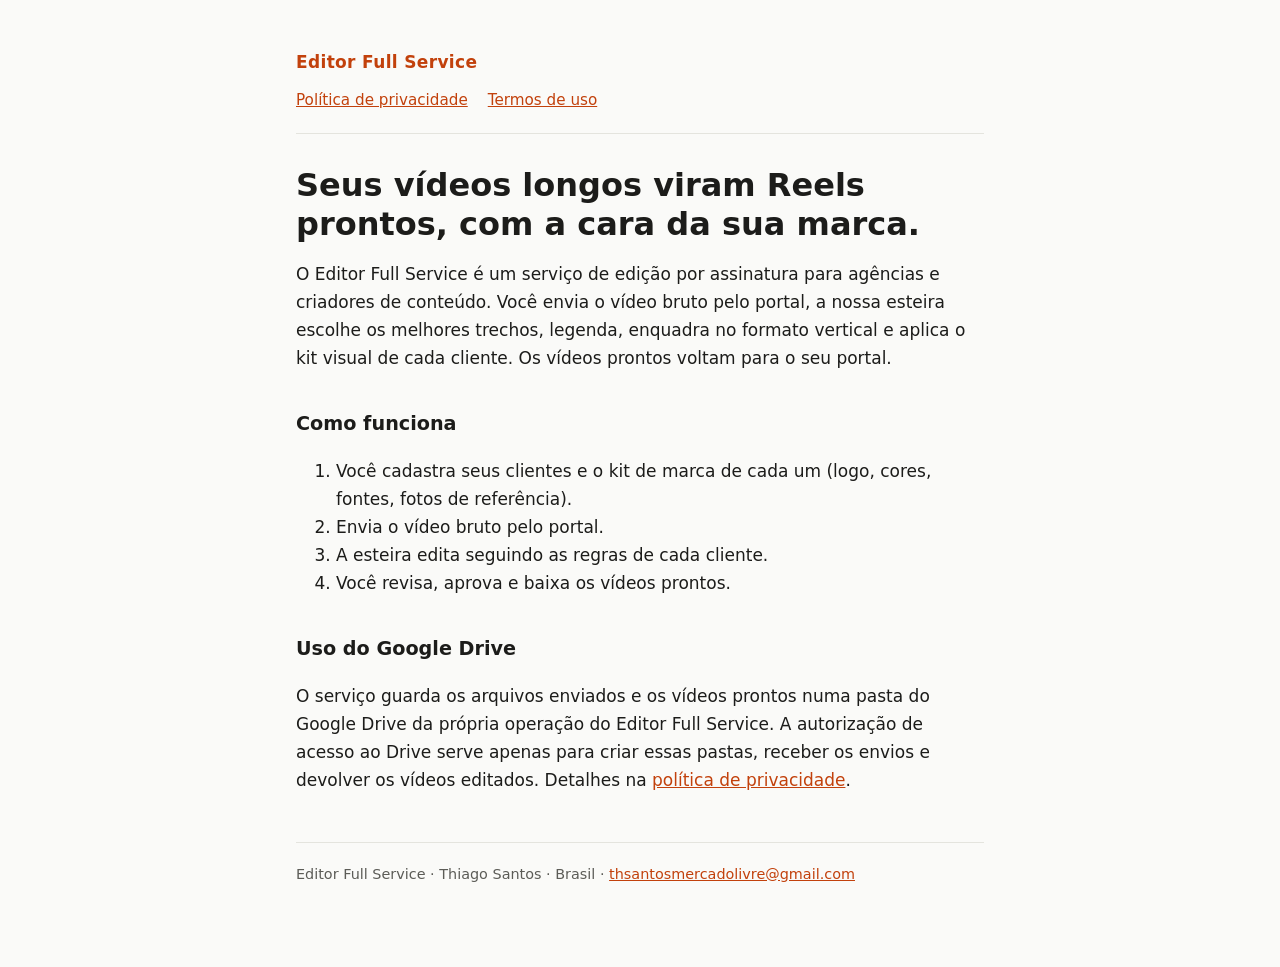
<file: index.html>
<!doctype html>
<html lang="pt-BR">
<head>
  <meta charset="utf-8">
  <meta name="viewport" content="width=device-width, initial-scale=1">
  <title>Editor Full Service</title>
  <meta name="description" content="Edição de vídeos curtos por assinatura para agências e criadores.">
  <link rel="stylesheet" href="estilo.css">
</head>
<body>
<main>
  <header>
    <a class="marca" href="./">Editor Full Service</a>
    <nav><a href="privacidade.html">Política de privacidade</a><a href="termos.html">Termos de uso</a></nav>
  </header>

  <h1>Seus vídeos longos viram Reels prontos, com a cara da sua marca.</h1>
  <p>O Editor Full Service é um serviço de edição por assinatura para agências e criadores de conteúdo. Você envia o vídeo bruto pelo portal, a nossa esteira escolhe os melhores trechos, legenda, enquadra no formato vertical e aplica o kit visual de cada cliente. Os vídeos prontos voltam para o seu portal.</p>

  <h2>Como funciona</h2>
  <ol>
    <li>Você cadastra seus clientes e o kit de marca de cada um (logo, cores, fontes, fotos de referência).</li>
    <li>Envia o vídeo bruto pelo portal.</li>
    <li>A esteira edita seguindo as regras de cada cliente.</li>
    <li>Você revisa, aprova e baixa os vídeos prontos.</li>
  </ol>

  <h2>Uso do Google Drive</h2>
  <p>O serviço guarda os arquivos enviados e os vídeos prontos numa pasta do Google Drive da própria operação do Editor Full Service. A autorização de acesso ao Drive serve apenas para criar essas pastas, receber os envios e devolver os vídeos editados. Detalhes na <a href="privacidade.html">política de privacidade</a>.</p>

  <footer>Editor Full Service · Thiago Santos · Brasil · <a href="mailto:thsantosmercadolivre@gmail.com">thsantosmercadolivre@gmail.com</a></footer>
</main>
</body>
</html>
</file>
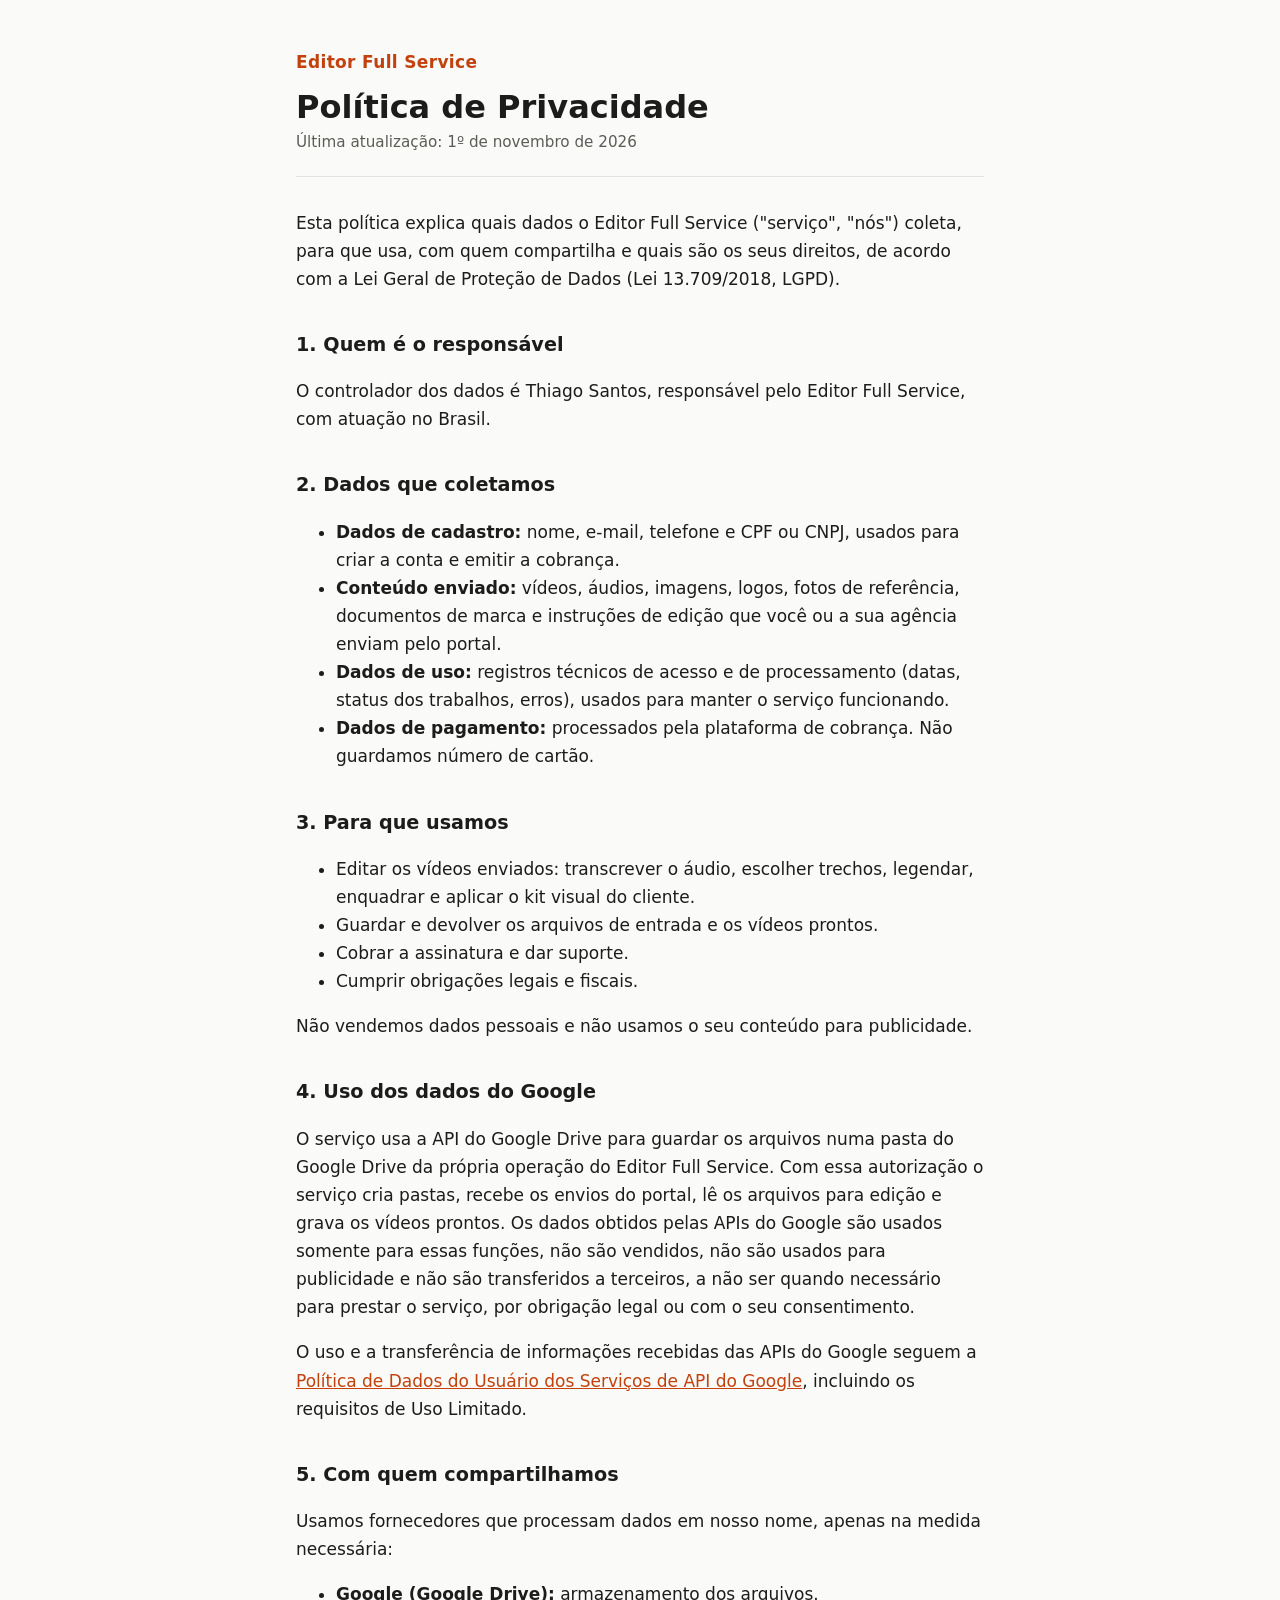
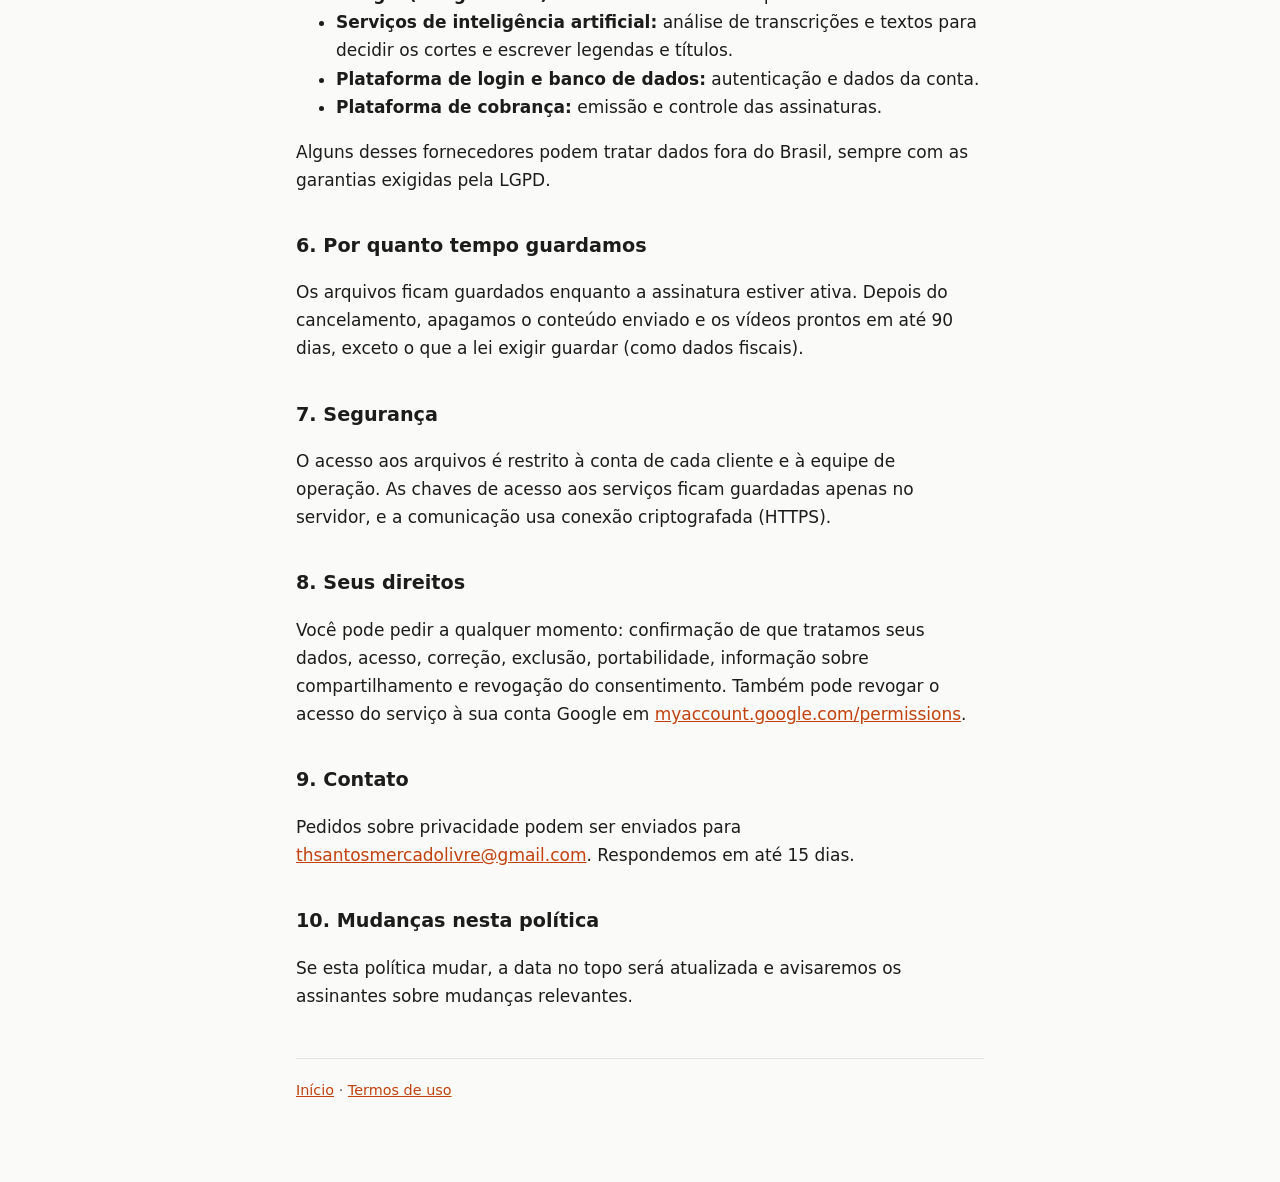
<file: privacidade.html>
<!doctype html>
<html lang="pt-BR">
<head>
  <meta charset="utf-8">
  <meta name="viewport" content="width=device-width, initial-scale=1">
  <title>Política de Privacidade</title>
  <meta name="description" content="Como o Editor Full Service coleta, usa e protege os seus dados.">
  <link rel="stylesheet" href="estilo.css">
</head>
<body>
<main>
  <header>
    <a class="marca" href="./">Editor Full Service</a>
    <h1>Política de Privacidade</h1>
    <p class="data">Última atualização: 1º de novembro de 2026</p>
  </header>

  <p>Esta política explica quais dados o Editor Full Service ("serviço", "nós") coleta, para que usa, com quem compartilha e quais são os seus direitos, de acordo com a Lei Geral de Proteção de Dados (Lei 13.709/2018, LGPD).</p>

  <h2>1. Quem é o responsável</h2>
  <p>O controlador dos dados é Thiago Santos, responsável pelo Editor Full Service, com atuação no Brasil.</p>

  <h2>2. Dados que coletamos</h2>
  <ul>
    <li><strong>Dados de cadastro:</strong> nome, e-mail, telefone e CPF ou CNPJ, usados para criar a conta e emitir a cobrança.</li>
    <li><strong>Conteúdo enviado:</strong> vídeos, áudios, imagens, logos, fotos de referência, documentos de marca e instruções de edição que você ou a sua agência enviam pelo portal.</li>
    <li><strong>Dados de uso:</strong> registros técnicos de acesso e de processamento (datas, status dos trabalhos, erros), usados para manter o serviço funcionando.</li>
    <li><strong>Dados de pagamento:</strong> processados pela plataforma de cobrança. Não guardamos número de cartão.</li>
  </ul>

  <h2>3. Para que usamos</h2>
  <ul>
    <li>Editar os vídeos enviados: transcrever o áudio, escolher trechos, legendar, enquadrar e aplicar o kit visual do cliente.</li>
    <li>Guardar e devolver os arquivos de entrada e os vídeos prontos.</li>
    <li>Cobrar a assinatura e dar suporte.</li>
    <li>Cumprir obrigações legais e fiscais.</li>
  </ul>
  <p>Não vendemos dados pessoais e não usamos o seu conteúdo para publicidade.</p>

  <h2>4. Uso dos dados do Google</h2>
  <p>O serviço usa a API do Google Drive para guardar os arquivos numa pasta do Google Drive da própria operação do Editor Full Service. Com essa autorização o serviço cria pastas, recebe os envios do portal, lê os arquivos para edição e grava os vídeos prontos. Os dados obtidos pelas APIs do Google são usados somente para essas funções, não são vendidos, não são usados para publicidade e não são transferidos a terceiros, a não ser quando necessário para prestar o serviço, por obrigação legal ou com o seu consentimento.</p>
  <p>O uso e a transferência de informações recebidas das APIs do Google seguem a <a href="https://developers.google.com/terms/api-services-user-data-policy" rel="noopener">Política de Dados do Usuário dos Serviços de API do Google</a>, incluindo os requisitos de Uso Limitado.</p>

  <h2>5. Com quem compartilhamos</h2>
  <p>Usamos fornecedores que processam dados em nosso nome, apenas na medida necessária:</p>
  <ul>
    <li><strong>Google (Google Drive):</strong> armazenamento dos arquivos.</li>
    <li><strong>Serviços de inteligência artificial:</strong> análise de transcrições e textos para decidir os cortes e escrever legendas e títulos.</li>
    <li><strong>Plataforma de login e banco de dados:</strong> autenticação e dados da conta.</li>
    <li><strong>Plataforma de cobrança:</strong> emissão e controle das assinaturas.</li>
  </ul>
  <p>Alguns desses fornecedores podem tratar dados fora do Brasil, sempre com as garantias exigidas pela LGPD.</p>

  <h2>6. Por quanto tempo guardamos</h2>
  <p>Os arquivos ficam guardados enquanto a assinatura estiver ativa. Depois do cancelamento, apagamos o conteúdo enviado e os vídeos prontos em até 90 dias, exceto o que a lei exigir guardar (como dados fiscais).</p>

  <h2>7. Segurança</h2>
  <p>O acesso aos arquivos é restrito à conta de cada cliente e à equipe de operação. As chaves de acesso aos serviços ficam guardadas apenas no servidor, e a comunicação usa conexão criptografada (HTTPS).</p>

  <h2>8. Seus direitos</h2>
  <p>Você pode pedir a qualquer momento: confirmação de que tratamos seus dados, acesso, correção, exclusão, portabilidade, informação sobre compartilhamento e revogação do consentimento. Também pode revogar o acesso do serviço à sua conta Google em <a href="https://myaccount.google.com/permissions" rel="noopener">myaccount.google.com/permissions</a>.</p>

  <h2>9. Contato</h2>
  <p>Pedidos sobre privacidade podem ser enviados para <a href="mailto:thsantosmercadolivre@gmail.com">thsantosmercadolivre@gmail.com</a>. Respondemos em até 15 dias.</p>

  <h2>10. Mudanças nesta política</h2>
  <p>Se esta política mudar, a data no topo será atualizada e avisaremos os assinantes sobre mudanças relevantes.</p>

  <footer><a href="./">Início</a> · <a href="termos.html">Termos de uso</a></footer>
</main>
</body>
</html>
</file>
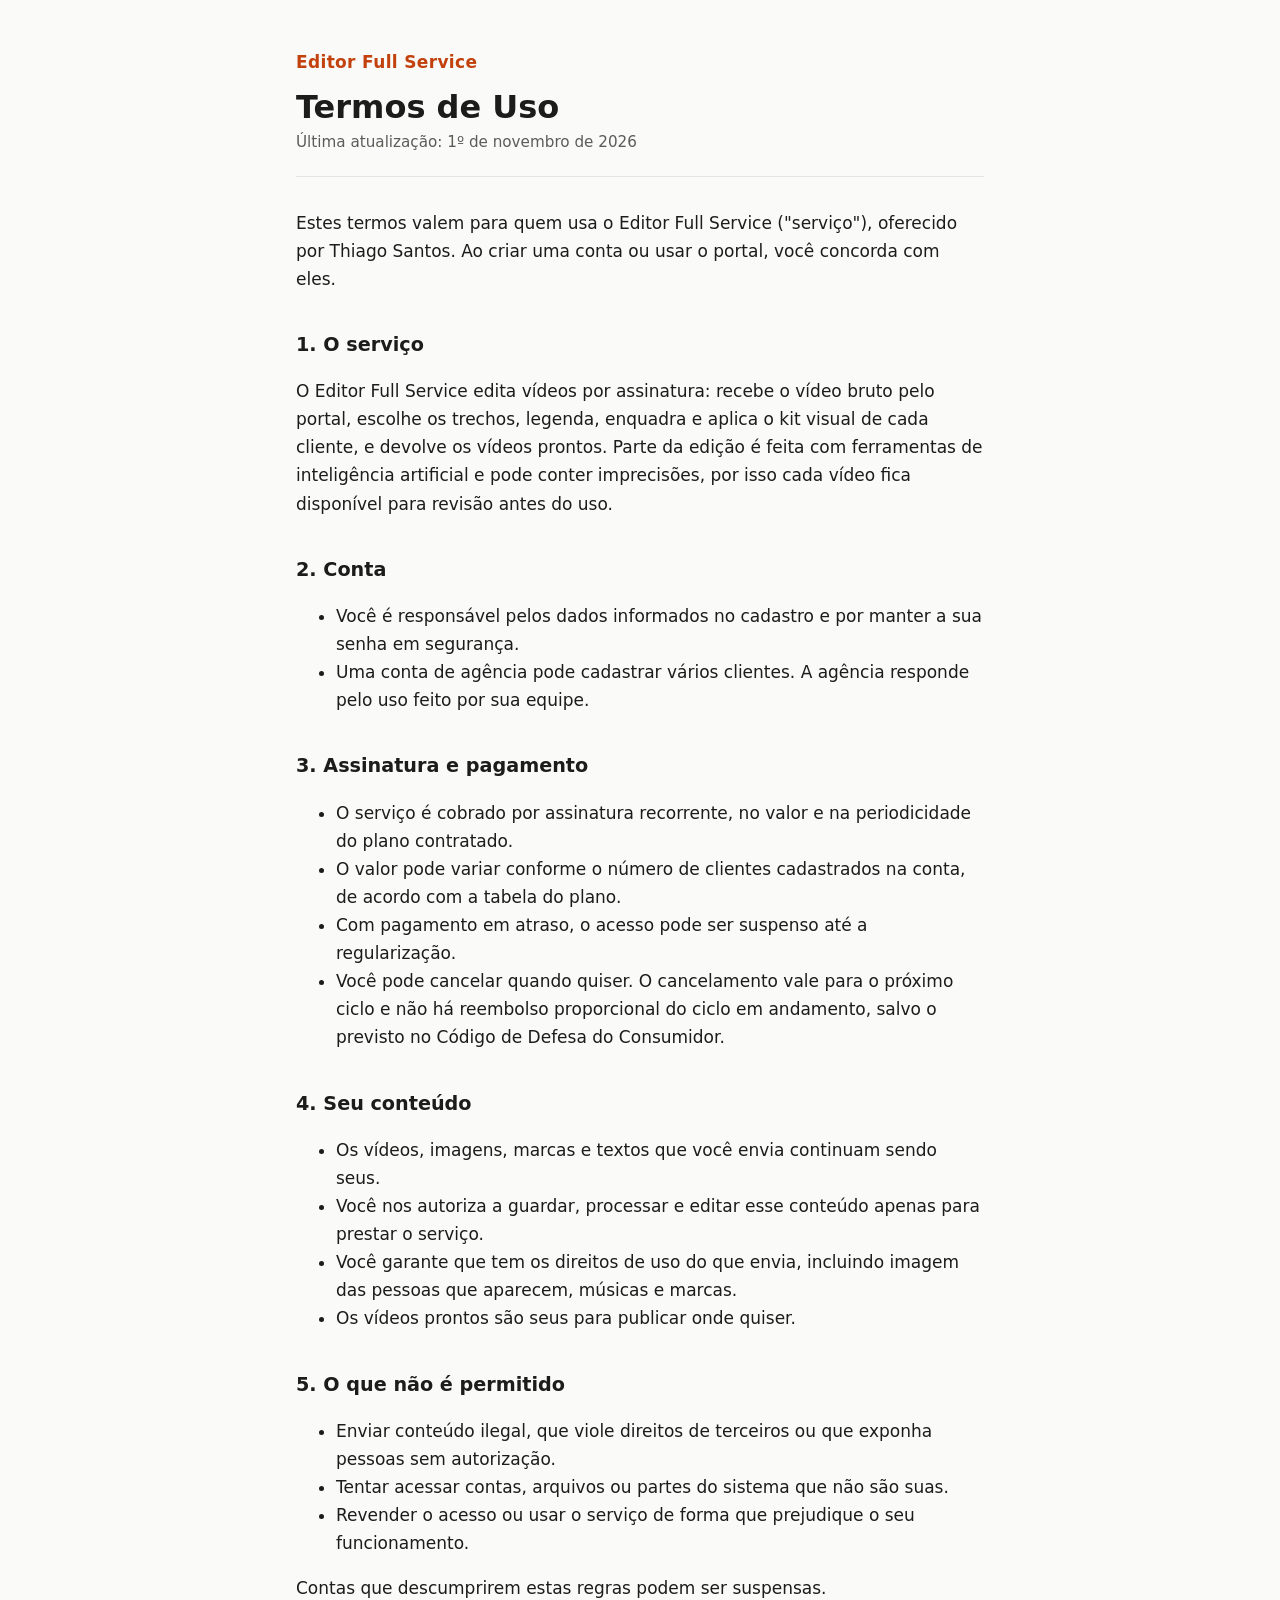
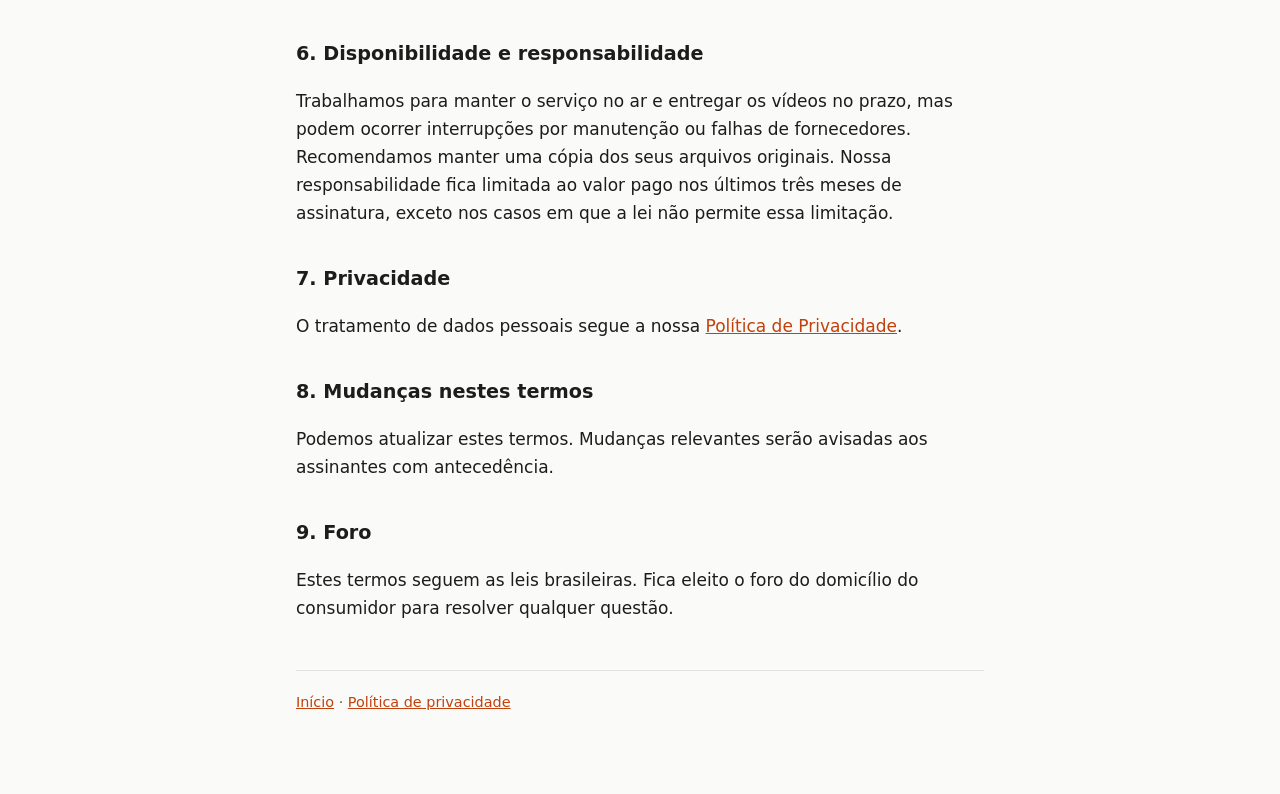
<file: termos.html>
<!doctype html>
<html lang="pt-BR">
<head>
  <meta charset="utf-8">
  <meta name="viewport" content="width=device-width, initial-scale=1">
  <title>Termos de Uso</title>
  <meta name="description" content="Regras de uso do Editor Full Service.">
  <link rel="stylesheet" href="estilo.css">
</head>
<body>
<main>
  <header>
    <a class="marca" href="./">Editor Full Service</a>
    <h1>Termos de Uso</h1>
    <p class="data">Última atualização: 1º de novembro de 2026</p>
  </header>

  <p>Estes termos valem para quem usa o Editor Full Service ("serviço"), oferecido por Thiago Santos. Ao criar uma conta ou usar o portal, você concorda com eles.</p>

  <h2>1. O serviço</h2>
  <p>O Editor Full Service edita vídeos por assinatura: recebe o vídeo bruto pelo portal, escolhe os trechos, legenda, enquadra e aplica o kit visual de cada cliente, e devolve os vídeos prontos. Parte da edição é feita com ferramentas de inteligência artificial e pode conter imprecisões, por isso cada vídeo fica disponível para revisão antes do uso.</p>

  <h2>2. Conta</h2>
  <ul>
    <li>Você é responsável pelos dados informados no cadastro e por manter a sua senha em segurança.</li>
    <li>Uma conta de agência pode cadastrar vários clientes. A agência responde pelo uso feito por sua equipe.</li>
  </ul>

  <h2>3. Assinatura e pagamento</h2>
  <ul>
    <li>O serviço é cobrado por assinatura recorrente, no valor e na periodicidade do plano contratado.</li>
    <li>O valor pode variar conforme o número de clientes cadastrados na conta, de acordo com a tabela do plano.</li>
    <li>Com pagamento em atraso, o acesso pode ser suspenso até a regularização.</li>
    <li>Você pode cancelar quando quiser. O cancelamento vale para o próximo ciclo e não há reembolso proporcional do ciclo em andamento, salvo o previsto no Código de Defesa do Consumidor.</li>
  </ul>

  <h2>4. Seu conteúdo</h2>
  <ul>
    <li>Os vídeos, imagens, marcas e textos que você envia continuam sendo seus.</li>
    <li>Você nos autoriza a guardar, processar e editar esse conteúdo apenas para prestar o serviço.</li>
    <li>Você garante que tem os direitos de uso do que envia, incluindo imagem das pessoas que aparecem, músicas e marcas.</li>
    <li>Os vídeos prontos são seus para publicar onde quiser.</li>
  </ul>

  <h2>5. O que não é permitido</h2>
  <ul>
    <li>Enviar conteúdo ilegal, que viole direitos de terceiros ou que exponha pessoas sem autorização.</li>
    <li>Tentar acessar contas, arquivos ou partes do sistema que não são suas.</li>
    <li>Revender o acesso ou usar o serviço de forma que prejudique o seu funcionamento.</li>
  </ul>
  <p>Contas que descumprirem estas regras podem ser suspensas.</p>

  <h2>6. Disponibilidade e responsabilidade</h2>
  <p>Trabalhamos para manter o serviço no ar e entregar os vídeos no prazo, mas podem ocorrer interrupções por manutenção ou falhas de fornecedores. Recomendamos manter uma cópia dos seus arquivos originais. Nossa responsabilidade fica limitada ao valor pago nos últimos três meses de assinatura, exceto nos casos em que a lei não permite essa limitação.</p>

  <h2>7. Privacidade</h2>
  <p>O tratamento de dados pessoais segue a nossa <a href="privacidade.html">Política de Privacidade</a>.</p>

  <h2>8. Mudanças nestes termos</h2>
  <p>Podemos atualizar estes termos. Mudanças relevantes serão avisadas aos assinantes com antecedência.</p>

  <h2>9. Foro</h2>
  <p>Estes termos seguem as leis brasileiras. Fica eleito o foro do domicílio do consumidor para resolver qualquer questão.</p>

  <footer><a href="./">Início</a> · <a href="privacidade.html">Política de privacidade</a></footer>
</main>
</body>
</html>
</file>
<file: estilo.css>
:root {
  --fundo: #fafaf8;
  --texto: #1c1c1a;
  --suave: #5c5c57;
  --linha: #e4e4de;
  --destaque: #c2410c;
}
@media (prefers-color-scheme: dark) {
  :root {
    --fundo: #141413;
    --texto: #ededea;
    --suave: #a3a39c;
    --linha: #2c2c29;
    --destaque: #fb923c;
  }
}
* { box-sizing: border-box; }
body {
  margin: 0;
  background: var(--fundo);
  color: var(--texto);
  font: 17px/1.65 system-ui, -apple-system, "Segoe UI", Roboto, sans-serif;
}
main { max-width: 720px; margin: 0 auto; padding: 48px 16px 80px; }
header { border-bottom: 1px solid var(--linha); padding-bottom: 20px; margin-bottom: 32px; }
.marca { font-weight: 700; letter-spacing: .02em; color: var(--destaque); text-decoration: none; }
h1 { font-size: 2rem; line-height: 1.2; margin: 12px 0 4px; }
h2 { font-size: 1.2rem; margin: 36px 0 8px; }
p, li { color: var(--texto); }
.data { color: var(--suave); font-size: .95rem; margin: 0; }
a { color: var(--destaque); }
nav { display: flex; gap: 20px; flex-wrap: wrap; margin-top: 12px; font-size: .95rem; }
footer { border-top: 1px solid var(--linha); margin-top: 48px; padding-top: 20px; color: var(--suave); font-size: .9rem; }
</file>
